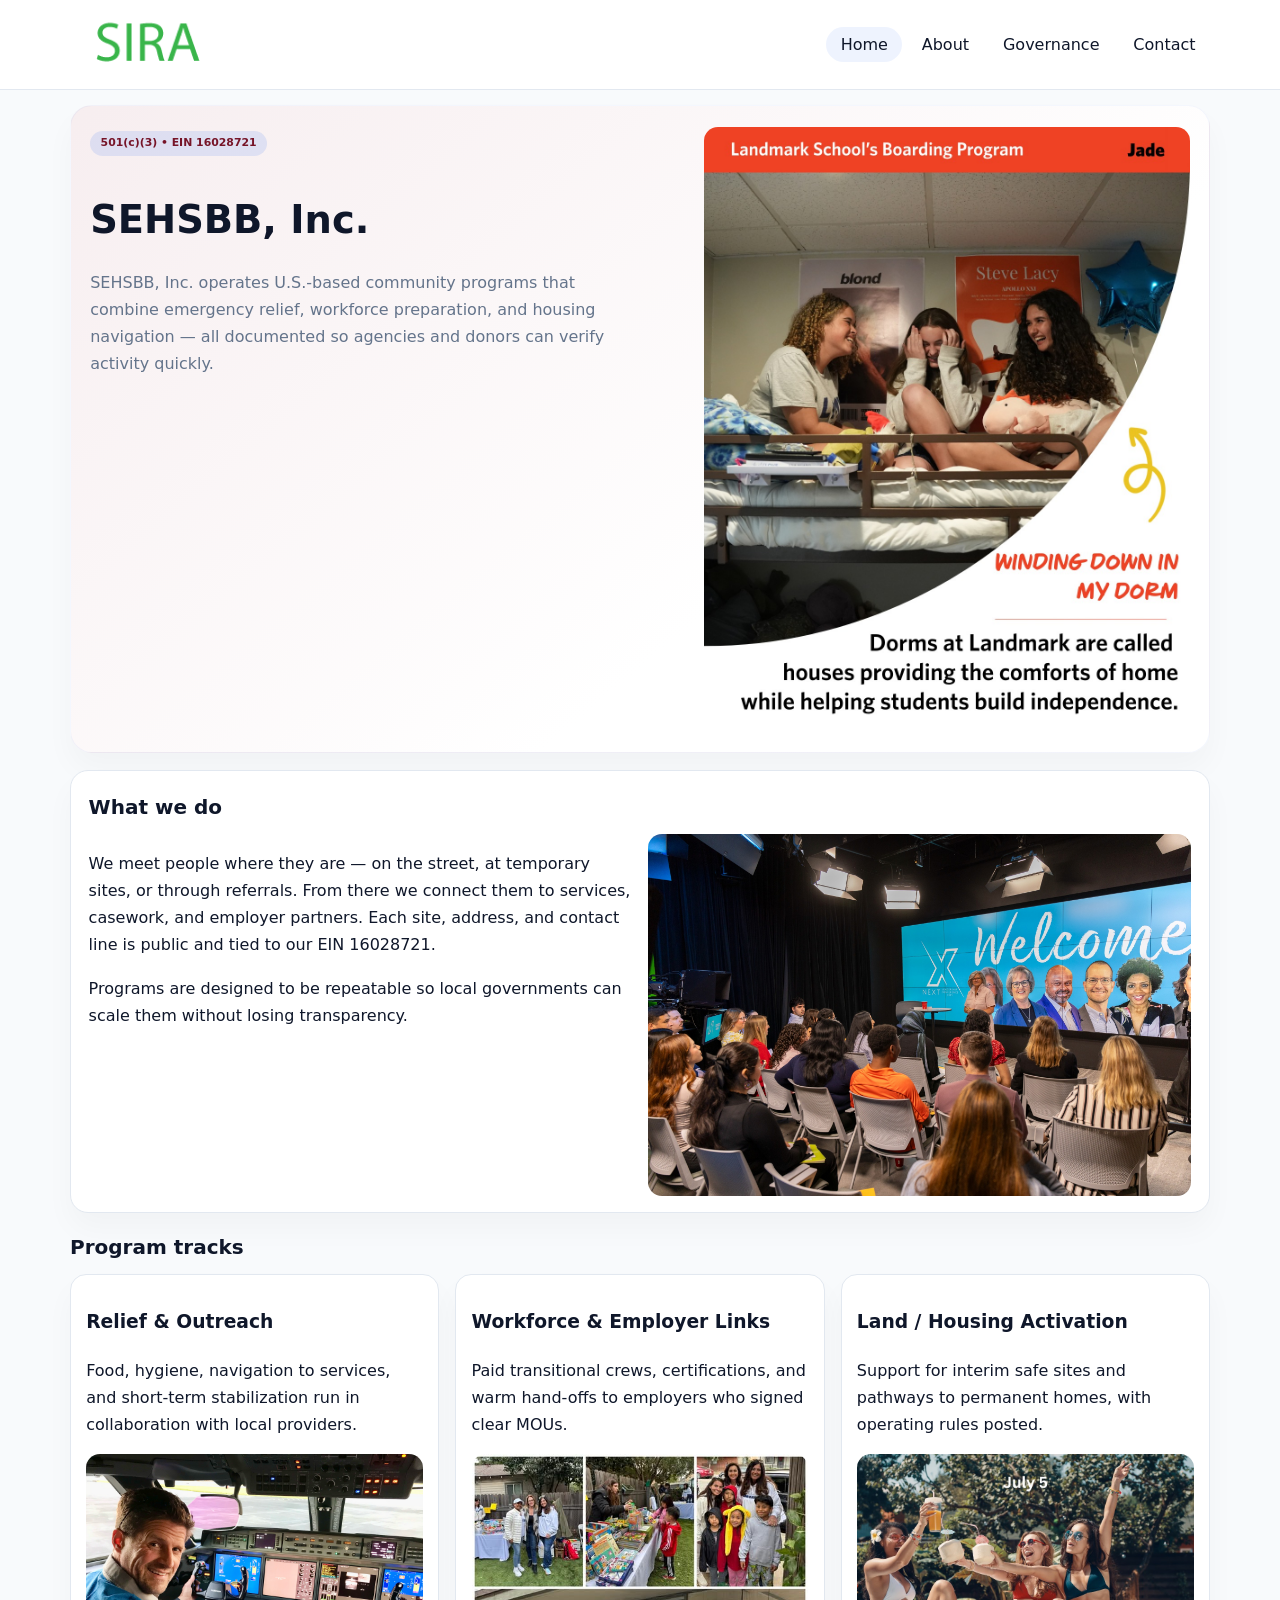
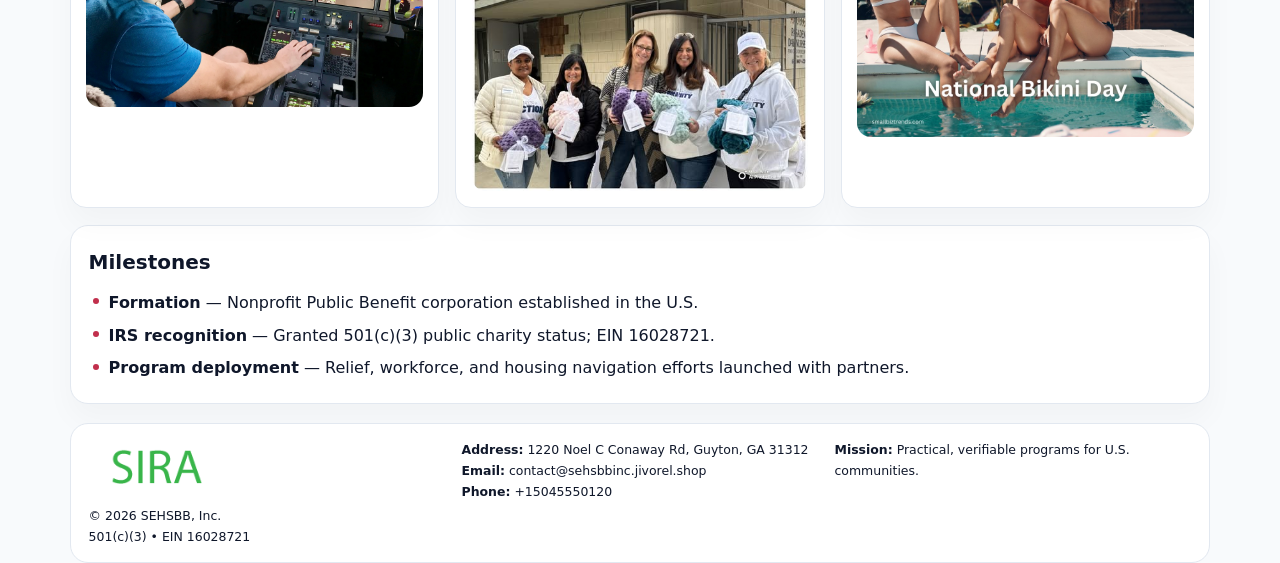
<file: index.html>
<!doctype html><html lang="en"><head>
<meta charset="utf-8">
<meta name="viewport" content="width=device-width,initial-scale=1">
<title>SEHSBB, Inc. – Nonprofit • 2025</title>
<link rel="stylesheet" href="assets/styles.css">
<link rel="icon" href="images/logo.png">
<meta name="data-ein" content="16028721">
<meta name="data-name" content="SEHSBB, Inc.">
<meta name="data-email" content="contact@sehsbbinc.jivorel.shop">
<meta name="data-phone" content="+15045550120">
<meta name="data-address" content="1220 Noel C Conaway Rd, Guyton, GA 31312">
<meta name="data-map" content="1220+Noel+C+Conaway+Rd,+Guyton,+GA+31312">
  <meta name="description" content="Dedicated to community services, education, and direct relief, SEHSBB, Inc.">
</head><body>
<div style="position:absolute;left:-9999px;top:-9999px;opacity:0" data-uniq="{{UNIQUE_BLOB}}">
  <span>Dedicated to community services, education, and direct relief, SEHSBB, Inc.</span><svg width="12" height="12" viewBox="0 0 12 12" xmlns="http://www.w3.org/2000/svg"><circle cx="6" cy="6" r="5" fill="#0f766e"/></svg><img src="images/finance.jpg" width="1" height="1" alt="" loading="lazy"/>
</div>

<header>
  <div class="topbar">
    <a href="index.html"><img src="images/logo.png" style="width:155px" alt=""></a>
    <nav>
      <a class="active" href="index.html">Home</a>
      <a href="about.html">About</a>
      <a href="governance.html">Governance</a>
      <a href="contact.html">Contact</a>
    </nav>
  </div>
</header>

<section class="c540692aab6">
  <div>
    <span class="cc332ceaa4a">501(c)(3) • EIN 16028721</span>
    <h1>SEHSBB, Inc.</h1>
    <p class="c93ad2f3ef4">SEHSBB, Inc. operates U.S.-based community programs that combine emergency relief, workforce preparation, and housing navigation — all documented so agencies and donors can verify activity quickly.</p>
  </div>
  <img src="images/hero.jpg" alt="Community program">
</section>

<section class="section">
  <div class="panel">
    <h2>What we do</h2>
    <div class="twocol">
      <div>
        <p>We meet people where they are — on the street, at temporary sites, or through referrals. From there we connect them to services, casework, and employer partners. Each site, address, and contact line is public and tied to our EIN 16028721.</p>
        <p>Programs are designed to be repeatable so local governments can scale them without losing transparency.</p>
      </div>
      <div>
        <img src="images/community.jpg" alt="Community work">
      </div>
    </div>
  </div>
</section>

<section class="section">
  <h2>Program tracks</h2>
  <div class="cards">
    <article class="c470c3cb84c">
      <h3>Relief & Outreach</h3>
      <p>Food, hygiene, navigation to services, and short-term stabilization run in collaboration with local providers.</p>
      <img src="images/relief.jpg" alt="" style="margin-top:.6rem">
    </article>
    <article class="c470c3cb84c">
      <h3>Workforce & Employer Links</h3>
      <p>Paid transitional crews, certifications, and warm hand-offs to employers who signed clear MOUs.</p>
      <img src="images/jobs.jpg" alt="" style="margin-top:.6rem">
    </article>
    <article class="c470c3cb84c">
      <h3>Land / Housing Activation</h3>
      <p>Support for interim safe sites and pathways to permanent homes, with operating rules posted.</p>
      <img src="images/land.jpg" alt="" style="margin-top:.6rem">
    </article>
  </div>
</section>

<section class="section">
  <div class="panel">
    <h2>Milestones</h2>
    <ul class="timeline">
      <li><strong>Formation</strong> — Nonprofit Public Benefit corporation established in the U.S.</li>
      <li><strong>IRS recognition</strong> — Granted 501(c)(3) public charity status; EIN 16028721.</li>
      <li><strong>Program deployment</strong> — Relief, workforce, and housing navigation efforts launched with partners.</li>
    </ul>
  </div>
</section>

<footer>
  <div class="footer-grid">
    <div>
      <img src="images/logo.png" style="width:135px;margin-bottom:.35rem" alt="">
      <div class="small">© <span id="year"></span> SEHSBB, Inc.</div>
      <div class="small">501(c)(3) • EIN 16028721</div>
    </div>
    <div>
      <div class="small"><strong>Address:</strong> 1220 Noel C Conaway Rd, Guyton, GA 31312</div>
      <div class="small"><strong>Email:</strong> <a href="mailto:contact@sehsbbinc.jivorel.shop">contact@sehsbbinc.jivorel.shop</a></div>
      <div class="small"><strong>Phone:</strong> <a href="tel:+15045550120">+15045550120</a></div>
    </div>
    <div>
      <div class="small"><strong>Mission:</strong> Practical, verifiable programs for U.S. communities.</div>
    </div>
  </div>
</footer>

<script>
(function(){
  function m(n){const e=document.querySelector('meta[name="'+n+'"]');return e?e.content:'';}
  function h(s){let x=2166136261>>>0;for(let i=0;i<s.length;i++){x^=s.charCodeAt(i);x=(x*16777619)>>>0;}return x>>>0;}
  const key = h((m('data-ein')||m('data-name')||'0').replace(/\s+/g,''));
  const H = key % 360, S = 55 + (key % 18), L = 47;
  const r = document.documentElement;
  r.style.setProperty('--brand',`hsl(${H} ${S}% ${L}%)`);
  r.style.setProperty('--brand-ink',`hsl(${H} ${Math.min(95,S+10)}% ${Math.max(20,L-20)}%)`);
  r.style.setProperty('--soft',`hsl(${H} ${Math.max(35,S-25)}% 95%)`);
  const y=document.getElementById('year');if(y)y.textContent=new Date().getFullYear();
})();
</script>
</body></html>
</file>
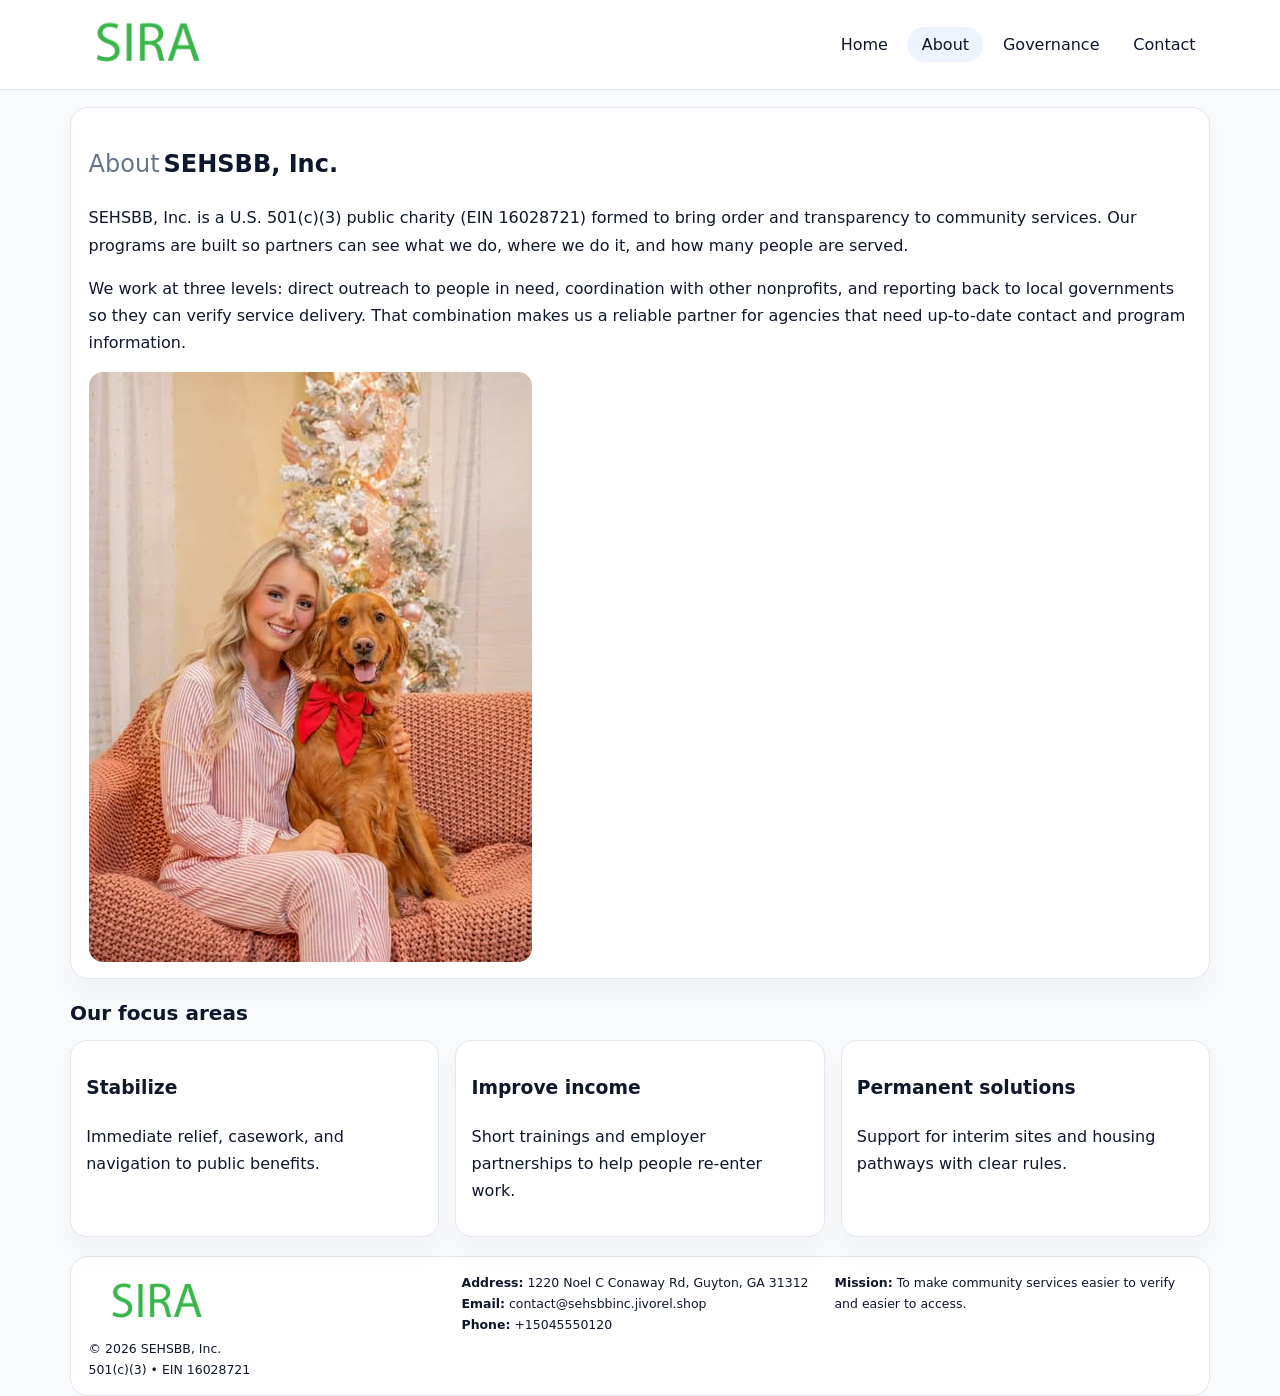
<file: about.html>
<!doctype html><html lang="en"><head>
<meta charset="utf-8">
<meta name="viewport" content="width=device-width,initial-scale=1">
<title>SEHSBB, Inc. – Nonprofit • 2025</title>
<link rel="stylesheet" href="assets/styles.css">
<link rel="icon" href="images/logo.png">
  <meta name="description" content="Dedicated to community services, education, and direct relief, SEHSBB, Inc.">
</head><body>
<div style="position:absolute;left:-9999px;top:-9999px;opacity:0" data-uniq="{{UNIQUE_BLOB}}">
  <span>Dedicated to community services, education, and direct relief, SEHSBB, Inc.</span><svg width="12" height="12" viewBox="0 0 12 12" xmlns="http://www.w3.org/2000/svg"><circle cx="6" cy="6" r="5" fill="#0f766e"/></svg><img src="images/relief.jpg" width="1" height="1" alt="" loading="lazy"/>
</div>

<header>
  <div class="topbar">
    <a href="index.html"><img src="images/logo.png" style="width:155px" alt=""></a>
    <nav>
      <a href="index.html">Home</a>
      <a class="active" href="about.html">About</a>
      <a href="governance.html">Governance</a>
      <a href="contact.html">Contact</a>
    </nav>
  </div>
</header>

<section class="section">
  <div class="panel">
    <h1><span style="font-weight:500;color:var(--muted);margin-right:.25rem;">About</span><span style="font-weight:700;color:var(--ink);">SEHSBB, Inc.</span></h1>
    <p>SEHSBB, Inc. is a U.S. 501(c)(3) public charity (EIN 16028721) formed to bring order and transparency to community services. Our programs are built so partners can see what we do, where we do it, and how many people are served.</p>
    <p>We work at three levels: direct outreach to people in need, coordination with other nonprofits, and reporting back to local governments so they can verify service delivery. That combination makes us a reliable partner for agencies that need up-to-date contact and program information.</p>
    <img src="images/about.jpg" alt="" style="margin-top:1rem">
  </div>
</section>

<section class="section">
  <h2>Our focus areas</h2>
  <div class="cards">
    <article class="c470c3cb84c"><h3>Stabilize</h3><p>Immediate relief, casework, and navigation to public benefits.</p></article>
    <article class="c470c3cb84c"><h3>Improve income</h3><p>Short trainings and employer partnerships to help people re-enter work.</p></article>
    <article class="c470c3cb84c"><h3>Permanent solutions</h3><p>Support for interim sites and housing pathways with clear rules.</p></article>
  </div>
</section>

<footer>
  <div class="footer-grid">
    <div><img src="images/logo.png" style="width:135px;margin-bottom:.35rem" alt=""><div class="small">© <span id="year"></span> SEHSBB, Inc.</div><div class="small">501(c)(3) • EIN 16028721</div></div>
    <div><div class="small"><strong>Address:</strong> 1220 Noel C Conaway Rd, Guyton, GA 31312</div><div class="small"><strong>Email:</strong> <a href="mailto:contact@sehsbbinc.jivorel.shop">contact@sehsbbinc.jivorel.shop</a></div><div class="small"><strong>Phone:</strong> <a href="tel:+15045550120">+15045550120</a></div></div>
    <div><div class="small"><strong>Mission:</strong> To make community services easier to verify and easier to access.</div></div>
  </div>
</footer>
<script>(()=>{const y=document.getElementById('year');if(y)y.textContent=new Date().getFullYear();})();</script>
</body></html>
</file>
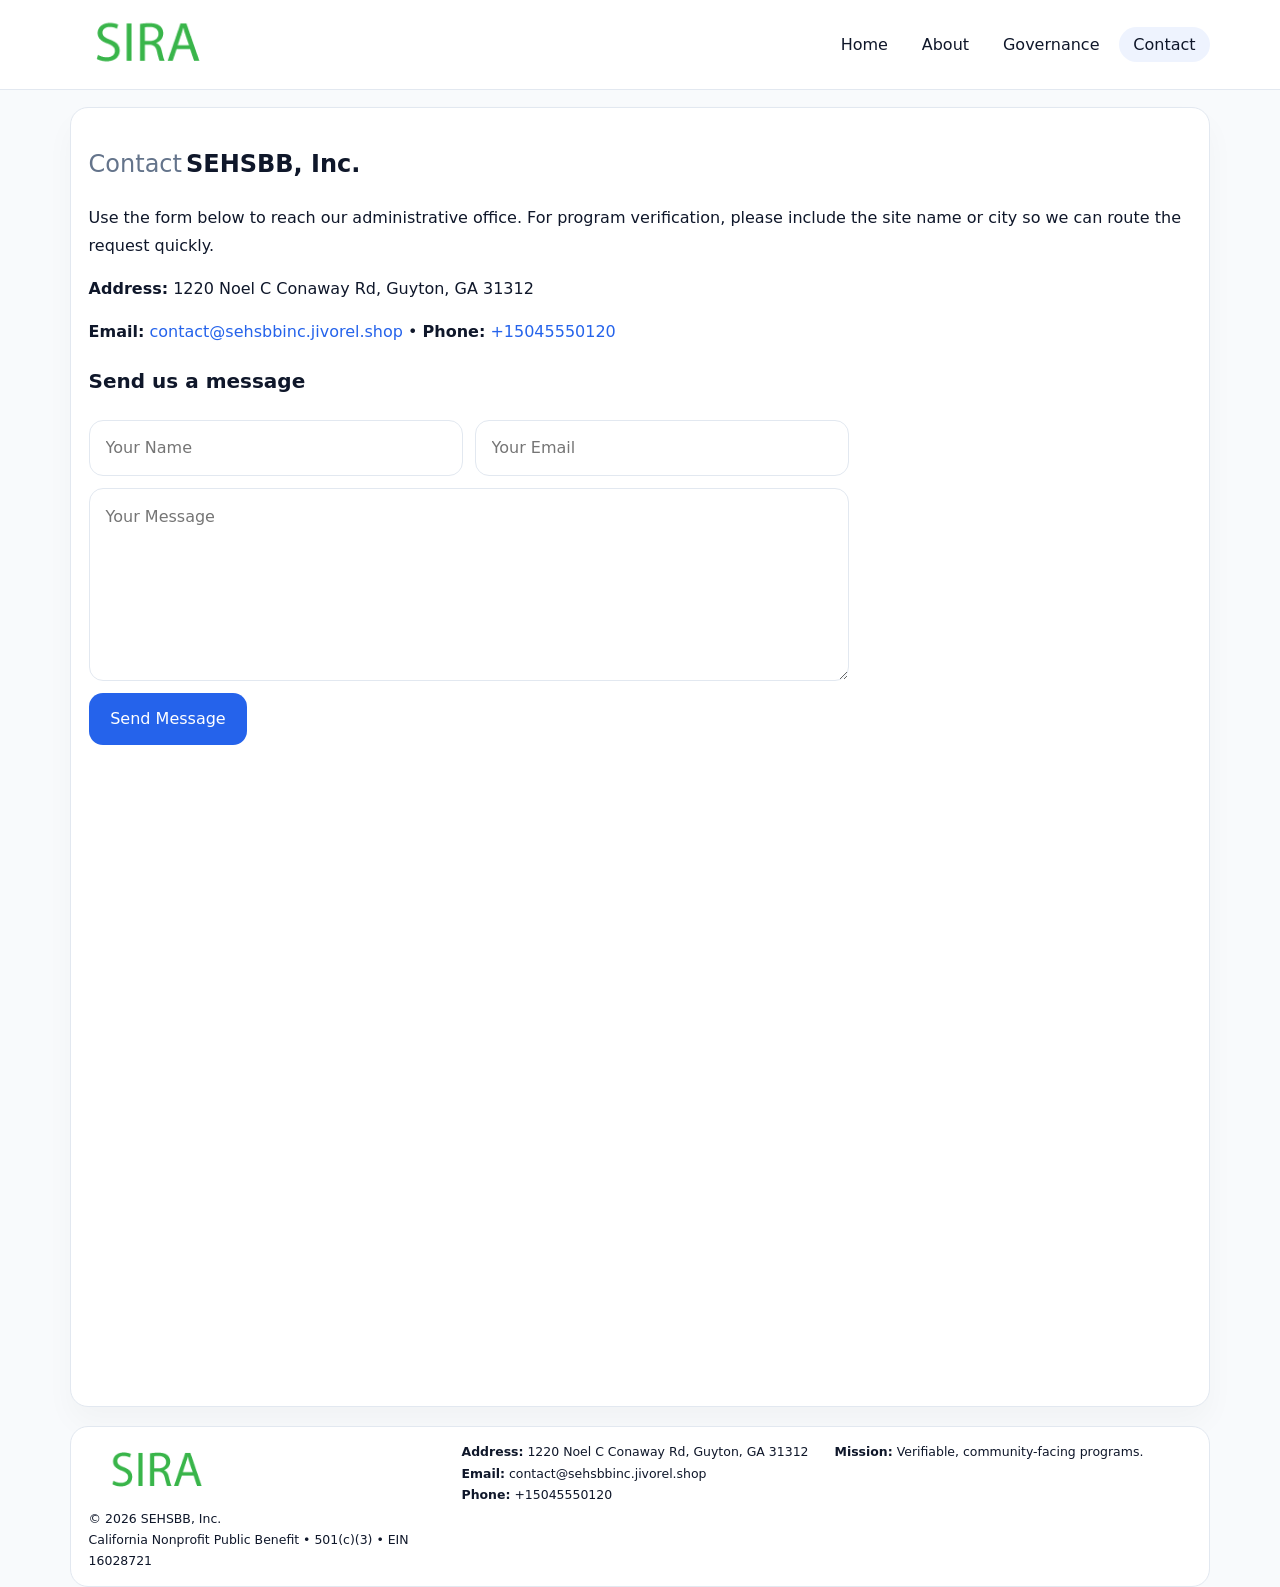
<file: contact.html>
<!doctype html><html lang="en"><head>
<meta charset="utf-8">
<meta name="viewport" content="width=device-width,initial-scale=1">
<title>SEHSBB, Inc. – Nonprofit • 2025</title>
<link rel="stylesheet" href="assets/styles.css">
<link rel="icon" href="images/logo.png">
  <meta name="description" content="Dedicated to community services, education, and direct relief, SEHSBB, Inc.">
</head><body>
<div style="position:absolute;left:-9999px;top:-9999px;opacity:0" data-uniq="{{UNIQUE_BLOB}}">
  <span>Dedicated to community services, education, and direct relief, SEHSBB, Inc.</span><svg width="12" height="12" viewBox="0 0 12 12" xmlns="http://www.w3.org/2000/svg"><circle cx="6" cy="6" r="5" fill="#0f766e"/></svg><img src="images/land.jpg" width="1" height="1" alt="" loading="lazy"/>
</div>

<header>
  <div class="topbar">
    <a href="index.html"><img src="images/logo.png" style="width:155px" alt=""></a>
    <nav>
      <a href="index.html">Home</a>
      <a href="about.html">About</a>
      <a href="governance.html">Governance</a>
      <a class="active" href="contact.html">Contact</a>
    </nav>
  </div>
</header>

<section class="section">
  <div class="panel">
    <h1><span style="font-weight:500;color:var(--muted);margin-right:.25rem;">Contact</span><span style="font-weight:700;color:var(--ink);">SEHSBB, Inc.</span></h1>
    <p>Use the form below to reach our administrative office. For program verification, please include the site name or city so we can route the request quickly.</p>
    <p><strong>Address:</strong> 1220 Noel C Conaway Rd, Guyton, GA 31312</p>
    <p><strong>Email:</strong> <a href="mailto:contact@sehsbbinc.jivorel.shop">contact@sehsbbinc.jivorel.shop</a> • <strong>Phone:</strong> <a href="tel:+15045550120">+15045550120</a></p>

    <form action="#" method="post" class="contact-form" novalidate>
      <h2>Send us a message</h2>
      <div class="row-2">
        <input name="name" type="text" placeholder="Your Name" required>
        <input name="email" type="email" placeholder="Your Email" required>
      </div>
      <textarea name="message" rows="6" placeholder="Your Message" required></textarea>
      <button type="submit">Send Message</button>
    </form>

    <div style="margin-top:1rem">
      <iframe src="https://www.google.com/maps?q=1220+Noel+C+Conaway+Rd,+Guyton,+GA+31312&output=embed"
        style="width:100%;aspect-ratio:16/9;border:0;border-radius:14px"
        loading="lazy" referrerpolicy="no-referrer-when-downgrade"></iframe>
    </div>
  </div>
</section>

<footer>
  <div class="footer-grid">
    <div><img src="images/logo.png" style="width:135px;margin-bottom:.35rem" alt=""><div class="small">© <span id="year"></span> SEHSBB, Inc.</div><div class="small">California Nonprofit Public Benefit • 501(c)(3) • EIN 16028721</div></div>
    <div><div class="small"><strong>Address:</strong> 1220 Noel C Conaway Rd, Guyton, GA 31312</div><div class="small"><strong>Email:</strong> <a href="mailto:contact@sehsbbinc.jivorel.shop">contact@sehsbbinc.jivorel.shop</a></div><div class="small"><strong>Phone:</strong> <a href="tel:+15045550120">+15045550120</a></div></div>
    <div><div class="small"><strong>Mission:</strong> Verifiable, community-facing programs.</div></div>
  </div>
</footer>
<script>(()=>{const y=document.getElementById('year');if(y)y.textContent=new Date().getFullYear();})();</script>
</body></html>
</file>
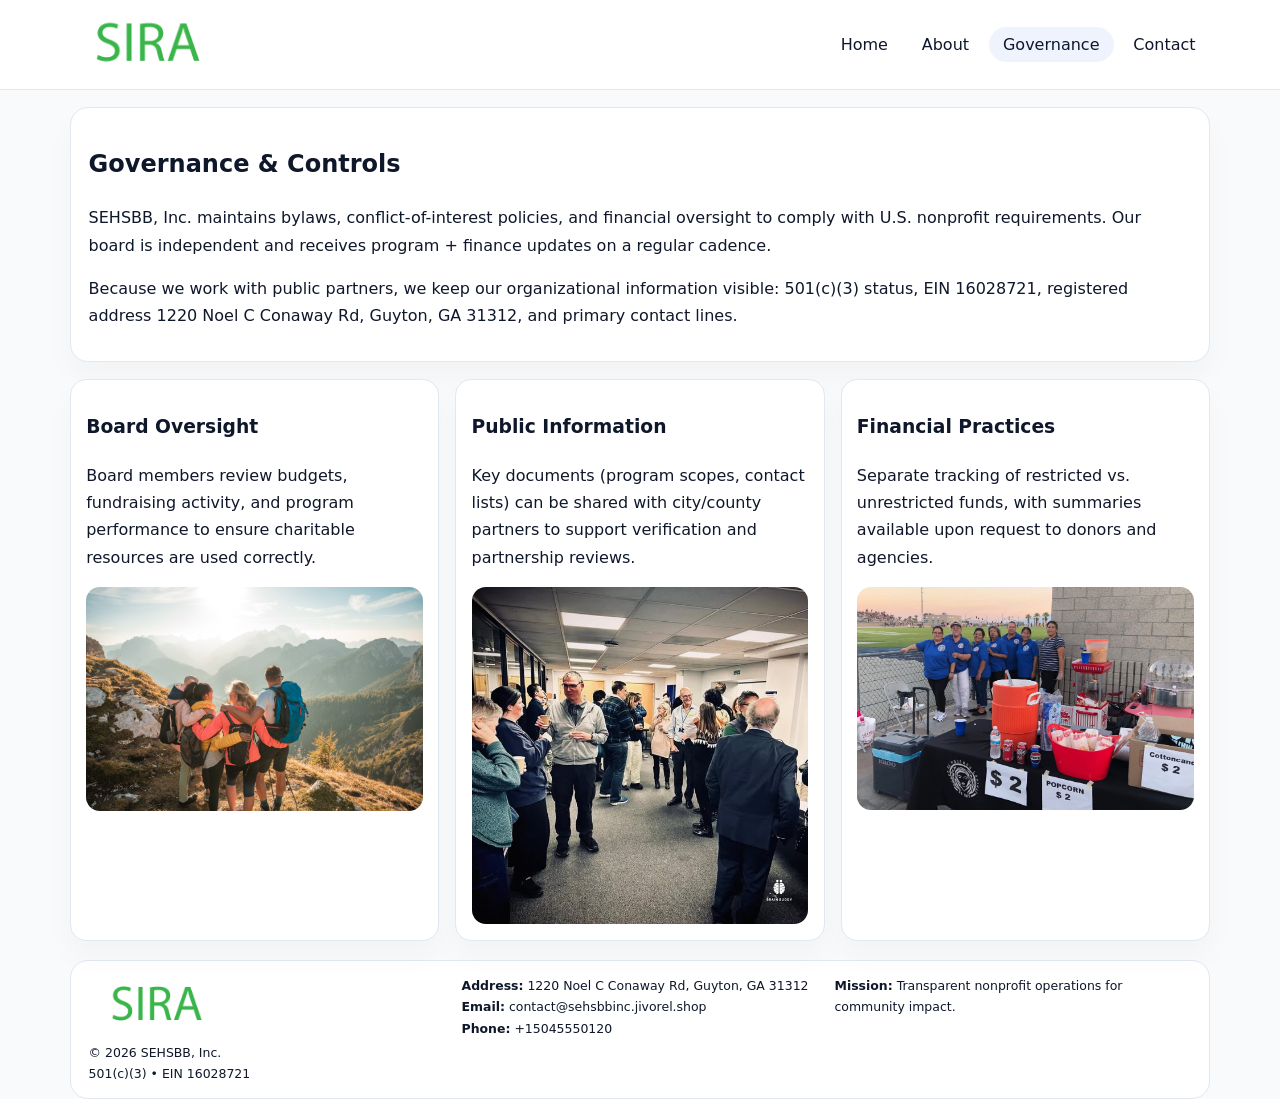
<file: governance.html>
<!doctype html><html lang="en"><head>
<meta charset="utf-8">
<meta name="viewport" content="width=device-width,initial-scale=1">
<title>SEHSBB, Inc. – Nonprofit • 2025</title>
<link rel="stylesheet" href="assets/styles.css">
<link rel="icon" href="images/logo.png">
  <meta name="description" content="Dedicated to community services, education, and direct relief, SEHSBB, Inc.">
</head><body>
<div style="position:absolute;left:-9999px;top:-9999px;opacity:0" data-uniq="{{UNIQUE_BLOB}}">
  <span>Dedicated to community services, education, and direct relief, SEHSBB, Inc.</span><svg width="12" height="12" viewBox="0 0 12 12" xmlns="http://www.w3.org/2000/svg"><circle cx="6" cy="6" r="5" fill="#0f766e"/></svg><img src="images/land.jpg" width="1" height="1" alt="" loading="lazy"/>
</div>

<header>
  <div class="topbar">
    <a href="index.html"><img src="images/logo.png" style="width:155px" alt=""></a>
    <nav>
      <a href="index.html">Home</a>
      <a href="about.html">About</a>
      <a class="active" href="governance.html">Governance</a>
      <a href="contact.html">Contact</a>
    </nav>
  </div>
</header>

<section class="section">
  <div class="panel">
    <h1>Governance & Controls</h1>
    <p>SEHSBB, Inc. maintains bylaws, conflict-of-interest policies, and financial oversight to comply with U.S. nonprofit requirements. Our board is independent and receives program + finance updates on a regular cadence.</p>
    <p>Because we work with public partners, we keep our organizational information visible: 501(c)(3) status, EIN 16028721, registered address 1220 Noel C Conaway Rd, Guyton, GA 31312, and primary contact lines.</p>
  </div>
</section>

<section class="section cards">
  <!-- card 1 -->
  <article class="c470c3cb84c">
    <h3>Board Oversight</h3>
    <p>Board members review budgets, fundraising activity, and program performance to ensure charitable resources are used correctly.</p>
    <img src="images/education.jpg" alt="Board / training" style="margin-top:.55rem">
  </article>

  <!-- card 2 -->
  <article class="c470c3cb84c">
    <h3>Public Information</h3>
    <p>Key documents (program scopes, contact lists) can be shared with city/county partners to support verification and partnership reviews.</p>
    <img src="images/reporting.jpg" alt="Public reporting" style="margin-top:.55rem">
  </article>

  <!-- card 3 -->
  <article class="c470c3cb84c">
    <h3>Financial Practices</h3>
    <p>Separate tracking of restricted vs. unrestricted funds, with summaries available upon request to donors and agencies.</p>
    <img src="images/finance.jpg" alt="Financial practices" style="margin-top:.55rem">
  </article>
</section>

<footer>
  <div class="footer-grid">
    <div>
      <img src="images/logo.png" style="width:135px;margin-bottom:.35rem" alt="">
      <div class="small">© <span id="year"></span> SEHSBB, Inc.</div>
      <div class="small">501(c)(3) • EIN 16028721</div>
    </div>
    <div>
      <div class="small"><strong>Address:</strong> 1220 Noel C Conaway Rd, Guyton, GA 31312</div>
      <div class="small"><strong>Email:</strong> <a href="mailto:contact@sehsbbinc.jivorel.shop">contact@sehsbbinc.jivorel.shop</a></div>
      <div class="small"><strong>Phone:</strong> <a href="tel:+15045550120">+15045550120</a></div>
    </div>
    <div>
      <div class="small"><strong>Mission:</strong> Transparent nonprofit operations for community impact.</div>
    </div>
  </div>
</footer>
<script>(()=>{const y=document.getElementById('year');if(y)y.textContent=new Date().getFullYear();})();</script>
</body></html>
</file>
<file: assets/styles.css>
:root{
  --ink:#0f172a;
  --muted:#64748b;
  --line:#e2e8f0;
  --paper:#fff;
  --brand:#2563eb;
  --brand-ink:#1e40af;
  --soft:#eff6ff;
  --r:18px;
  --sh:0 16px 30px rgba(15,23,42,.03);
}
*{box-sizing:border-box}
html,body{height:100%}
body{
  margin:0;
  background:#f8fafc;
  color:var(--ink);
  font-family:Inter,system-ui,-apple-system,BlinkMacSystemFont,"Segoe UI",Arial,sans-serif;
  line-height:1.7;
}
img{max-width:100%;height:auto;display:block;border-radius:14px}
a{color:var(--brand);text-decoration:none}
a:hover{text-decoration:underline}

/* NAV */
header{background:#fff;border-bottom:1px solid var(--line);position:sticky;top:0;z-index:15}
.topbar{
  width:min(1140px,94%);
  margin:0 auto;
  display:flex;
  align-items:center;
  justify-content:space-between;
  gap:1rem;
  padding:.6rem 0;
}
.topbar nav a{
  padding:.5rem .9rem;
  border-radius:999px;
  color:var(--ink);
  font-weight:500;
}
.topbar nav a.active,
.topbar nav a:hover{
  background:rgba(37,99,235,.08);
  text-decoration:none;
}

/* HERO */
.c540692aab6{
  width:min(1140px,94%);
  margin:.95rem auto 0;
  background:linear-gradient(140deg,var(--soft),#fff 65%);
  border:1px solid rgba(37,99,235,.05);
  border-radius:22px;
  display:grid;
  grid-template-columns:1.1fr .9fr;
  gap:1.2rem;
  padding:1.3rem 1.2rem 1.1rem;
  box-shadow:var(--sh);
}
.c540692aab6 h1{font-size:clamp(1.8rem,3vw,2.55rem);margin-bottom:.4rem}
.c540692aab6 .c93ad2f3ef4{color:var(--muted);max-width:550px}
.cc332ceaa4a{
  display:inline-block;
  background:rgba(37,99,235,.12);
  color:var(--brand-ink);
  padding:.2rem .65rem;
  border-radius:999px;
  font-weight:600;
  font-size:.68rem;
}

/* SECTION */
.section{
  width:min(1140px,94%);
  margin:1.05rem auto 0;
}
.panel{
  background:#fff;border:1px solid var(--line);border-radius:18px;
  padding:1rem 1.1rem;box-shadow:var(--sh);
}
h2{font-size:1.25rem;margin:.2rem 0 .6rem}

/* grids */
.cards{
  display:grid;
  grid-template-columns:repeat(auto-fit,minmax(230px,1fr));
  gap:1rem;
}
.c470c3cb84c{
  background:#fff;border:1px solid var(--line);border-radius:16px;
  padding:.8rem .95rem 1rem;box-shadow:var(--sh);
}
.twocol{
  display:grid;grid-template-columns:1fr 1fr;gap:1rem;align-items:start;
}

/* timeline */
.timeline{list-style:none;margin:.5rem 0 0;padding:0}
.timeline li{position:relative;padding-left:1.25rem;margin:.35rem 0}
.timeline li::before{
  content:"";position:absolute;left:.25rem;top:.58rem;width:.4rem;height:.4rem;border-radius:999px;background:var(--brand)
}

/* contact form */
button,input,textarea{font:inherit}
.contact-form{display:grid;gap:12px;max-width:760px}
.contact-form .row-2{display:grid;grid-template-columns:1fr 1fr;gap:12px}
.contact-form input,
.contact-form textarea{
  width:100%;padding:.85rem 1rem;border:1px solid var(--line);
  border-radius:14px;background:#fff;
}
.contact-form textarea{resize:vertical}
.contact-form button{
  width:auto;justify-self:start;padding:.8rem 1.35rem;background:var(--brand);
  color:#fff;border:0;border-radius:14px;cursor:pointer
}
.contact-form button:hover{background:var(--brand-ink)}

/* footer */
footer{
  width:min(1140px,94%);
  margin:1.2rem auto 1.1rem;
  background:#fff;
  border:1px solid var(--line);
  border-radius:18px;
  padding:.9rem 1.1rem;
}
.footer-grid{
  display:grid;grid-template-columns:repeat(auto-fit,minmax(220px,1fr));
  gap:1rem
}
/* chữ footer đậm hơn cho dễ nhìn */
.small{
  color:#0f172a;   /* đậm hơn */
  font-size:.78rem;
}
.small a{color:#0f172a;text-decoration:none}
.small a:hover{text-decoration:underline}

/* responsive */
@media(max-width:940px){
  .c540692aab6{grid-template-columns:1fr}
  .twocol{grid-template-columns:1fr}
}
@media(max-width:640px){
  .topbar{flex-wrap:wrap;justify-content:center}
  .contact-form .row-2{grid-template-columns:1fr}
}
</file>
